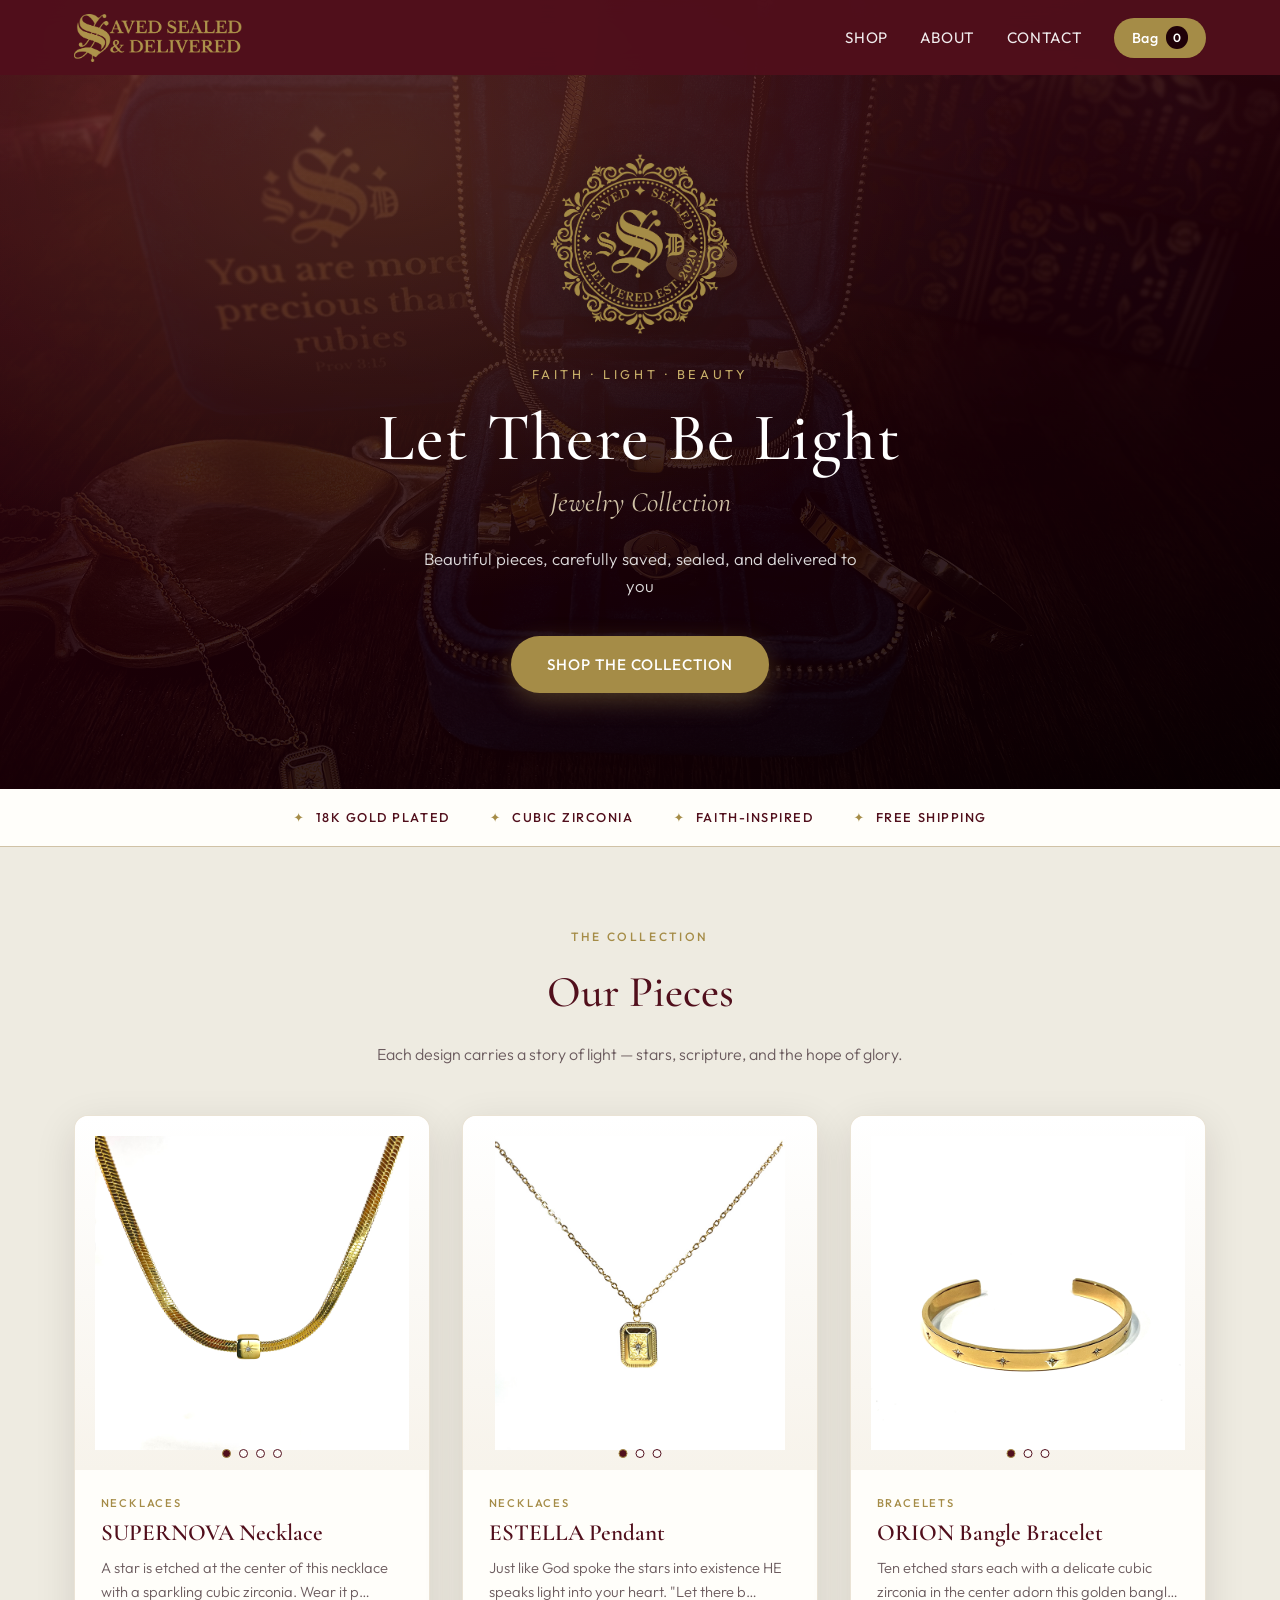
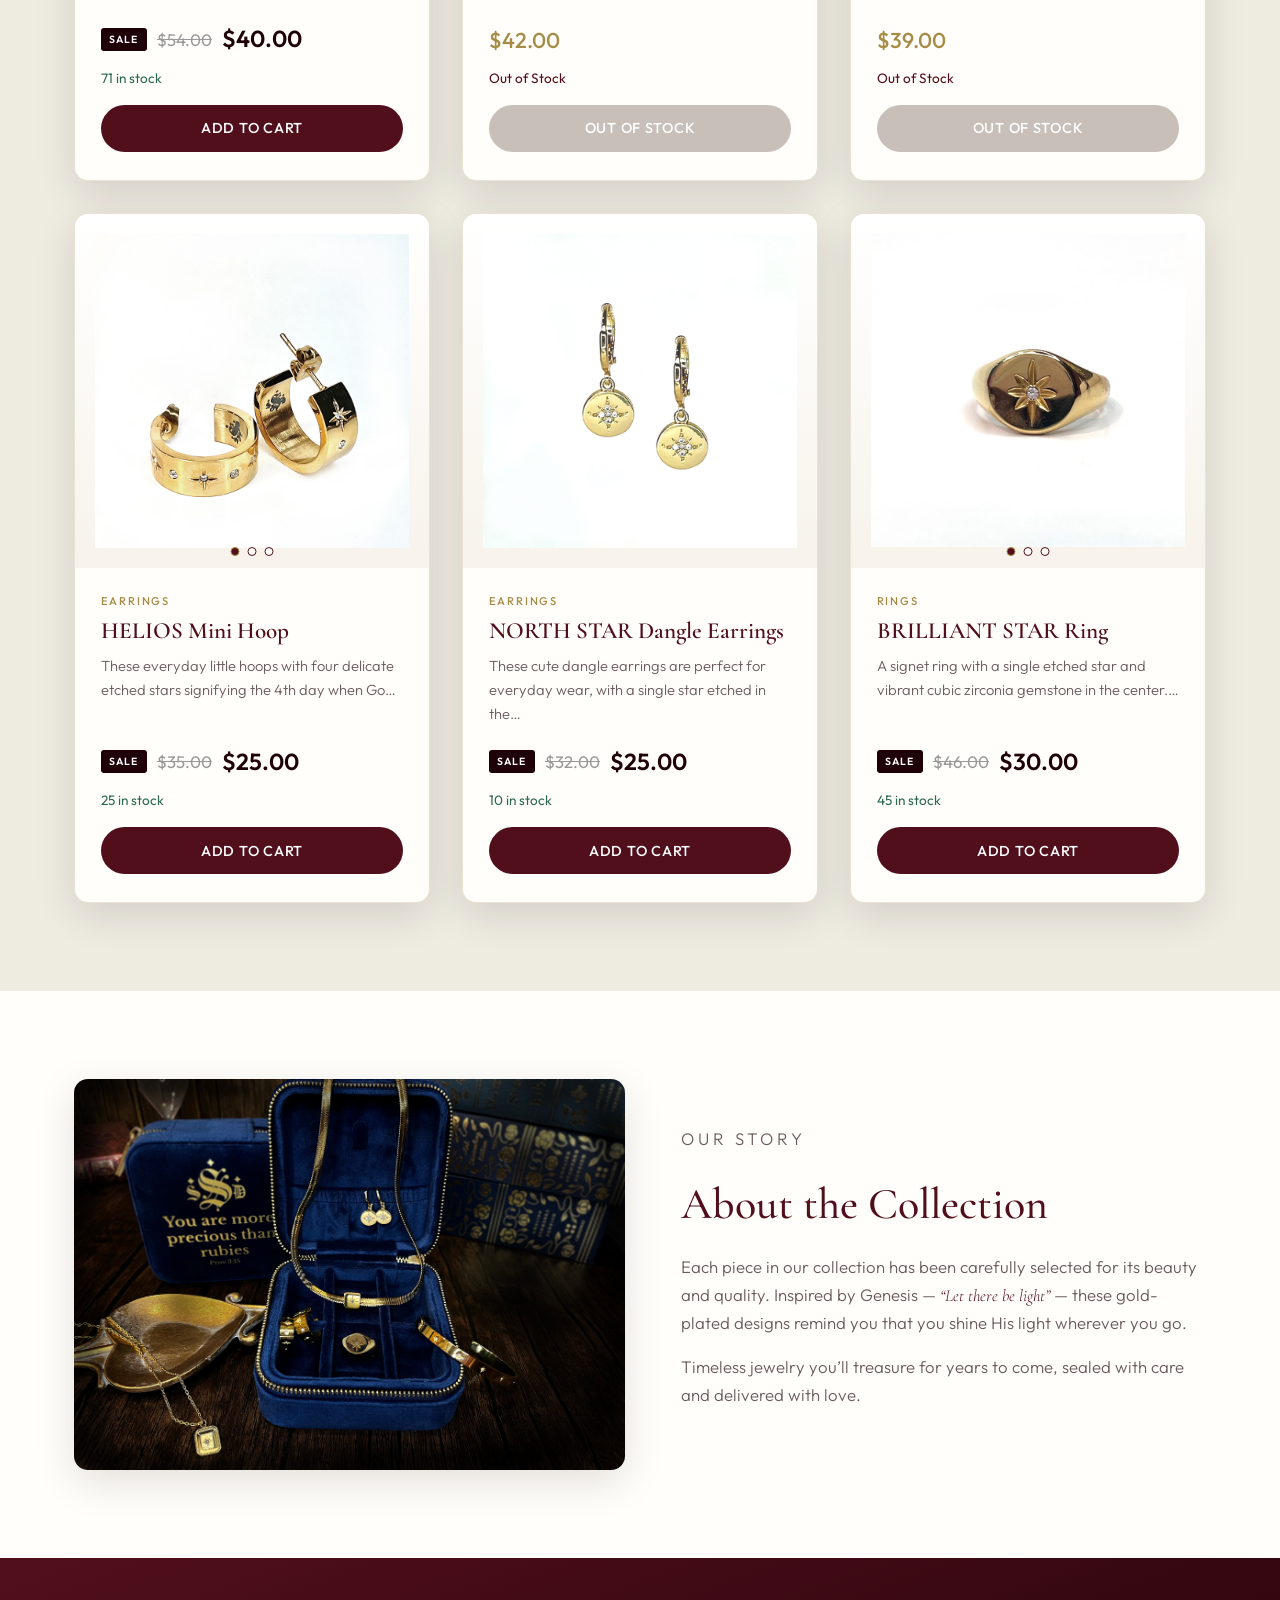
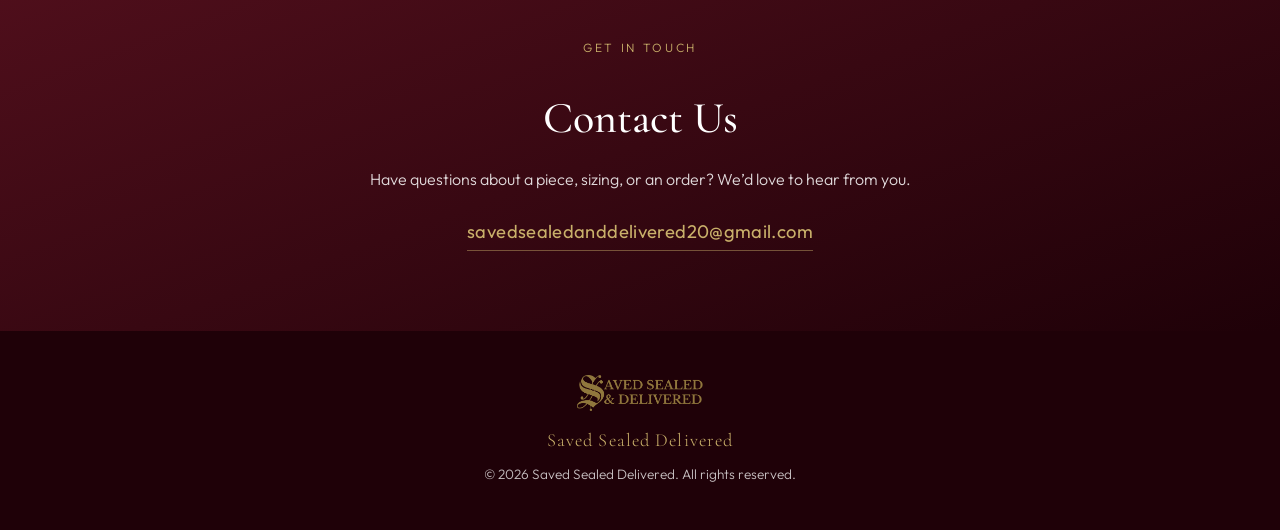
<file: index.html>
<!DOCTYPE html>
<html lang="en">
<head>
    <meta charset="UTF-8">
    <meta name="viewport" content="width=device-width, initial-scale=1.0">
    <meta name="description" content="Saved Sealed Delivered — Let There Be Light jewelry collection. Faith-inspired gold-plated pieces, carefully saved, sealed, and delivered.">
    <title>Saved Sealed Delivered | Let There Be Light Jewelry</title>
    <link rel="preconnect" href="https://fonts.googleapis.com">
    <link rel="preconnect" href="https://fonts.gstatic.com" crossorigin>
    <link href="https://fonts.googleapis.com/css2?family=Cormorant+Garamond:ital,wght@0,400;0,500;0,600;0,700;1,400&family=Outfit:wght@300;400;500;600&display=swap" rel="stylesheet">
    <link rel="stylesheet" href="styles.css">
</head>
<body>
    <header>
        <nav class="navbar" id="navbar">
            <div class="container nav-inner">
                <a href="index.html" class="logo" aria-label="Saved Sealed Delivered home">
                    <img src="pics/horizontal%20SSD.png" alt="Saved Sealed Delivered" class="logo-image">
                </a>
                <button class="nav-toggle" id="nav-toggle" aria-label="Open menu" aria-expanded="false">
                    <span></span><span></span><span></span>
                </button>
                <div class="nav-links" id="nav-links">
                    <a href="#products">Shop</a>
                    <a href="#about">About</a>
                    <a href="#contact">Contact</a>
                    <button id="cart-btn" class="cart-button" type="button">
                        <span class="cart-label">Bag</span>
                        <span id="cart-count" class="cart-badge">0</span>
                    </button>
                </div>
            </div>
        </nav>
    </header>

    <section class="hero">
        <div class="hero-overlay"></div>
        <div class="hero-content">
            <img src="pics/logo%20SSD%20-%20gold.png" alt="Saved Sealed Delivered gold logo" class="hero-logo">
            <p class="hero-eyebrow">Faith · Light · Beauty</p>
            <h1>Let There Be Light</h1>
            <p class="hero-tagline">Jewelry Collection</p>
            <p class="hero-sub">Beautiful pieces, carefully saved, sealed, and delivered to you</p>
            <a href="#products" class="cta-button">Shop the Collection</a>
        </div>
    </section>

    <section class="trust-bar">
        <div class="container trust-inner">
            <div class="trust-item"><span class="trust-mark">✦</span> 18K Gold Plated</div>
            <div class="trust-item"><span class="trust-mark">✦</span> Cubic Zirconia</div>
            <div class="trust-item"><span class="trust-mark">✦</span> Faith-Inspired</div>
            <div class="trust-item"><span class="trust-mark">✦</span> Free Shipping</div>
        </div>
    </section>

    <section id="products" class="products-section">
        <div class="container">
            <div class="section-header">
                <p class="section-eyebrow">The Collection</p>
                <h2>Our Pieces</h2>
                <p class="section-lead">Each design carries a story of light — stars, scripture, and the hope of glory.</p>
            </div>
            <div id="product-grid" class="product-grid">
                <!-- Products loaded by app.js -->
            </div>
        </div>
    </section>

    <section id="about" class="about-section">
        <div class="container about-grid">
            <div class="about-visual">
                <img src="pics/jewelry%20cover.jpg" alt="Let There Be Light Jewelry Collection" class="about-jewelry-image">
            </div>
            <div class="about-copy">
                <p class="section-eyebrow">Our Story</p>
                <h2>About the Collection</h2>
                <p>Each piece in our collection has been carefully selected for its beauty and quality. Inspired by Genesis — <em>“Let there be light”</em> — these gold-plated designs remind you that you shine His light wherever you go.</p>
                <p>Timeless jewelry you’ll treasure for years to come, sealed with care and delivered with love.</p>
            </div>
        </div>
    </section>

    <section id="contact" class="contact-section">
        <div class="container contact-inner">
            <p class="section-eyebrow">Get in Touch</p>
            <h2>Contact Us</h2>
            <p>Have questions about a piece, sizing, or an order? We’d love to hear from you.</p>
            <a class="contact-email" href="mailto:savedsealedanddelivered20@gmail.com">savedsealedanddelivered20@gmail.com</a>
        </div>
    </section>

    <!-- Shopping Cart Modal -->
    <div id="cart-modal" class="modal" role="dialog" aria-modal="true" aria-labelledby="cart-title">
        <div class="modal-content cart-modal-content">
            <button type="button" class="close" aria-label="Close cart">&times;</button>
            <h2 id="cart-title">Shopping Cart</h2>
            <div id="cart-items"></div>
            <div class="cart-total">
                <h3>Total: $<span id="cart-total">0.00</span></h3>
            </div>
            <button id="checkout-btn" class="checkout-button" type="button">Proceed to Checkout</button>
        </div>
    </div>

    <!-- Product Detail Modal -->
    <div id="product-modal" class="modal" role="dialog" aria-modal="true">
        <div class="modal-content product-modal-content">
            <button type="button" class="close-product" aria-label="Close">&times;</button>
            <div id="product-detail"></div>
        </div>
    </div>

    <footer>
        <div class="container footer-inner">
            <img src="pics/horizontal%20SSD.png" alt="" class="footer-logo">
            <p class="footer-brand">Saved Sealed Delivered</p>
            <p>&copy; 2026 Saved Sealed Delivered. All rights reserved.</p>
        </div>
    </footer>

    <script src="products.js"></script>
    <script src="cart.js"></script>
    <script src="app.js"></script>
    <script>
        (function () {
            var toggle = document.getElementById('nav-toggle');
            var links = document.getElementById('nav-links');
            if (!toggle || !links) return;
            toggle.addEventListener('click', function () {
                var open = links.classList.toggle('open');
                toggle.setAttribute('aria-expanded', open ? 'true' : 'false');
            });
            links.querySelectorAll('a').forEach(function (a) {
                a.addEventListener('click', function () {
                    links.classList.remove('open');
                    toggle.setAttribute('aria-expanded', 'false');
                });
            });
            window.addEventListener('scroll', function () {
                document.getElementById('navbar').classList.toggle('scrolled', window.scrollY > 20);
            });
        })();
    </script>
</body>
</html>
</file>
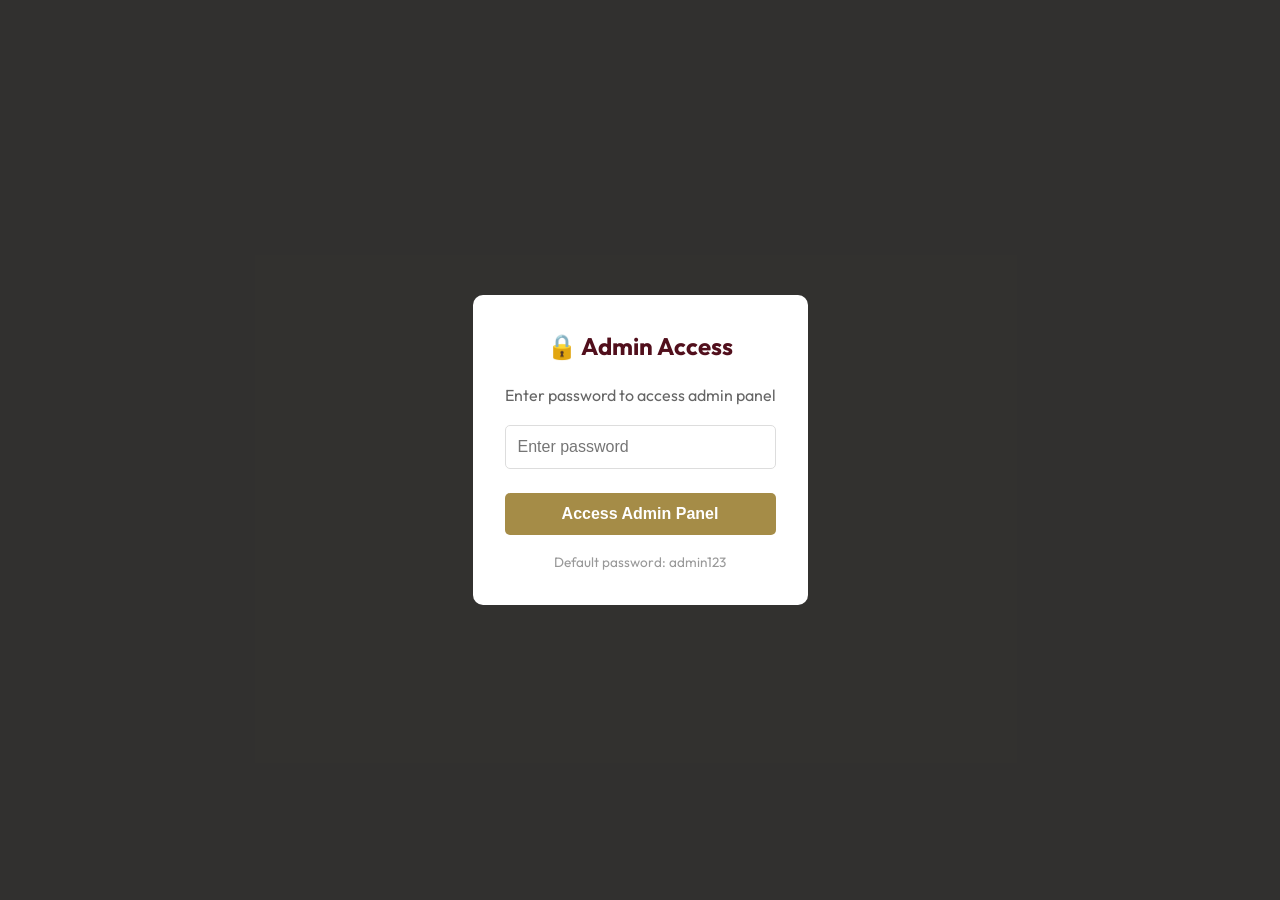
<file: admin.html>
<!DOCTYPE html>
<html lang="en">
<head>
    <meta charset="UTF-8">
    <meta name="viewport" content="width=device-width, initial-scale=1.0">
    <title>Admin Panel - Saved Sealed Delivered</title>
    <link href="https://fonts.googleapis.com/css2?family=Cormorant+Garamond:wght@500;600&family=Outfit:wght@300;400;500&display=swap" rel="stylesheet">
    <link rel="stylesheet" href="styles.css">
    <style>
        .admin-container {
            max-width: 1200px;
            margin: 100px auto 50px;
            padding: 2rem;
        }
        
        .admin-header {
            background: linear-gradient(135deg, #510F1C 0%, #1F0108 100%);
            color: white;
            padding: 2rem;
            border-radius: 10px;
            margin-bottom: 2rem;
            text-align: center;
        }
        
        .admin-section {
            background: white;
            padding: 2rem;
            border-radius: 10px;
            box-shadow: 0 4px 6px rgba(0,0,0,0.1);
            margin-bottom: 2rem;
        }
        
        .admin-section h2 {
            color: #510F1C;
            margin-bottom: 1.5rem;
            border-bottom: 2px solid #A58C47;
            padding-bottom: 0.5rem;
        }
        
        .products-table {
            width: 100%;
            border-collapse: collapse;
            margin-top: 1rem;
        }
        
        .products-table th,
        .products-table td {
            padding: 1rem;
            text-align: left;
            border-bottom: 1px solid #ddd;
        }
        
        .products-table th {
            background: #f8f9fa;
            color: #510F1C;
            font-weight: 600;
        }
        
        .products-table tr:hover {
            background: #f8f9fa;
        }
        
        .stock-input {
            width: 80px;
            padding: 0.5rem;
            border: 1px solid #ddd;
            border-radius: 5px;
            text-align: center;
        }
        
        .update-btn {
            background: #A58C47;
            color: white;
            border: none;
            padding: 0.5rem 1rem;
            border-radius: 5px;
            cursor: pointer;
            font-weight: 600;
            transition: background 0.3s;
        }
        
        .update-btn:hover {
            background: #5568d3;
        }
        
        .stats-grid {
            display: grid;
            grid-template-columns: repeat(auto-fit, minmax(200px, 1fr));
            gap: 1.5rem;
            margin-bottom: 2rem;
        }
        
        .stat-card {
            background: linear-gradient(135deg, #510F1C 0%, #1F0108 100%);
            color: white;
            padding: 1.5rem;
            border-radius: 10px;
            text-align: center;
        }
        
        .stat-card h3 {
            font-size: 2rem;
            margin-bottom: 0.5rem;
        }
        
        .stat-card p {
            font-size: 0.9rem;
            opacity: 0.9;
        }
        
        .orders-table {
            width: 100%;
            border-collapse: collapse;
            margin-top: 1rem;
        }
        
        .orders-table th,
        .orders-table td {
            padding: 1rem;
            text-align: left;
            border-bottom: 1px solid #ddd;
        }
        
        .orders-table th {
            background: #f8f9fa;
            color: #510F1C;
            font-weight: 600;
        }
        
        .orders-table tr:hover {
            background: #f8f9fa;
        }
        
        .password-prompt {
            position: fixed;
            top: 0;
            left: 0;
            width: 100%;
            height: 100%;
            background: rgba(0,0,0,0.8);
            display: flex;
            align-items: center;
            justify-content: center;
            z-index: 3000;
        }
        
        .password-box {
            background: white;
            padding: 2rem;
            border-radius: 10px;
            max-width: 400px;
            text-align: center;
        }
        
        .password-box h2 {
            color: #510F1C;
            margin-bottom: 1rem;
        }
        
        .password-box input {
            width: 100%;
            padding: 0.75rem;
            border: 1px solid #ddd;
            border-radius: 5px;
            margin-bottom: 1rem;
            font-size: 1rem;
        }
        
        .password-box button {
            width: 100%;
            background: #A58C47;
            color: white;
            border: none;
            padding: 0.75rem;
            border-radius: 5px;
            cursor: pointer;
            font-weight: 600;
            font-size: 1rem;
        }
        
        .password-box button:hover {
            background: #5568d3;
        }
        
        .error-message {
            color: #c0392b;
            margin-top: 0.5rem;
            font-size: 0.9rem;
        }
        
        .success-message {
            background: #27ae60;
            color: white;
            padding: 1rem;
            border-radius: 5px;
            margin-bottom: 1rem;
            display: none;
        }
    </style>
</head>
<body>
    <!-- Password Protection -->
    <div id="password-prompt" class="password-prompt">
        <div class="password-box">
            <h2>🔒 Admin Access</h2>
            <p style="color: #666; margin-bottom: 1rem;">Enter password to access admin panel</p>
            <input type="password" id="admin-password" placeholder="Enter password">
            <div id="password-error" class="error-message"></div>
            <button onclick="checkPassword()">Access Admin Panel</button>
            <p style="margin-top: 1rem; font-size: 0.85rem; color: #999;">Default password: admin123</p>
        </div>
    </div>

    <!-- Admin Panel (hidden until authenticated) -->
    <div id="admin-content" style="display: none;">
        <header>
            <nav class="navbar">
                <div class="container">
                    <div class="logo">
                        <img src="pics/horizontal SSD.png" alt="Saved Sealed Delivered" class="logo-image">
                    </div>
                    <div class="nav-links">
                        <a href="index.html">View Store</a>
                        <button onclick="logout()" style="background: #c0392b; color: white; border: none; padding: 0.5rem 1rem; border-radius: 5px; cursor: pointer;">Logout</button>
                    </div>
                </div>
            </nav>
        </header>

        <div class="admin-container">
            <div class="admin-header">
                <h1>Saved Sealed Delivered - Admin Dashboard</h1>
                <p>Manage your inventory and view orders</p>
            </div>

            <div id="success-banner" class="success-message"></div>

            <!-- Statistics -->
            <div class="stats-grid">
                <div class="stat-card">
                    <h3 id="total-products">0</h3>
                    <p>Total Products</p>
                </div>
                <div class="stat-card">
                    <h3 id="total-stock">0</h3>
                    <p>Items in Stock</p>
                </div>
                <div class="stat-card">
                    <h3 id="total-orders">0</h3>
                    <p>Total Orders</p>
                </div>
                <div class="stat-card">
                    <h3 id="total-revenue">$0</h3>
                    <p>Total Revenue</p>
                </div>
            </div>

            <!-- Inventory Management -->
            <div class="admin-section">
                <h2>Inventory Management</h2>
                <table class="products-table">
                    <thead>
                        <tr>
                            <th>Product Name</th>
                            <th>Category</th>
                            <th>Price</th>
                            <th>Current Stock</th>
                            <th>New Stock</th>
                            <th>Action</th>
                        </tr>
                    </thead>
                    <tbody id="inventory-table-body">
                    </tbody>
                </table>
            </div>

            <!-- Recent Orders -->
            <div class="admin-section">
                <h2>Recent Orders</h2>
                <div id="orders-container">
                    <p style="text-align: center; color: #666;">No orders yet</p>
                </div>
            </div>
        </div>

        <footer>
            <div class="container">
                <p>&copy; 2026 Saved Sealed Delivered. All rights reserved.</p>
            </div>
        </footer>
    </div>

    <script src="products.js"></script>
    <script src="cart.js"></script>
    <script src="admin.js"></script>
</body>
</html>
</file>
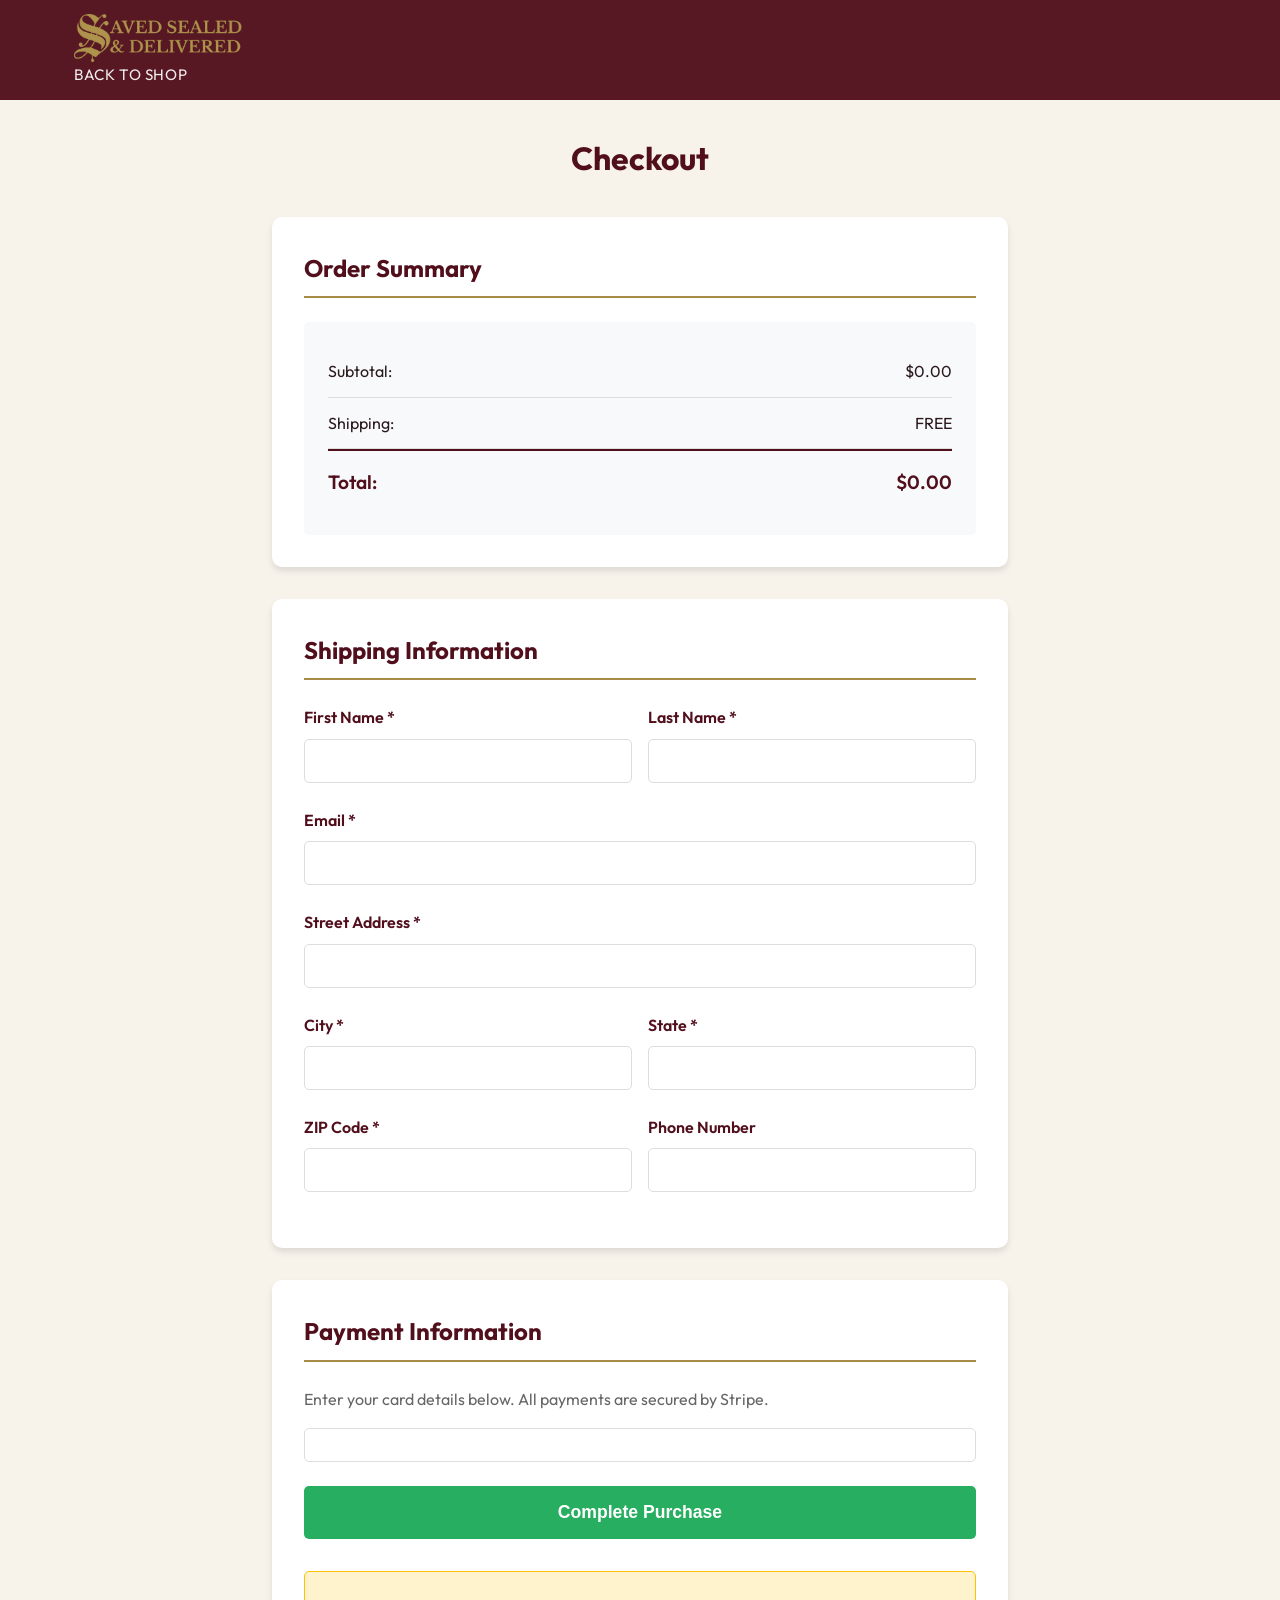
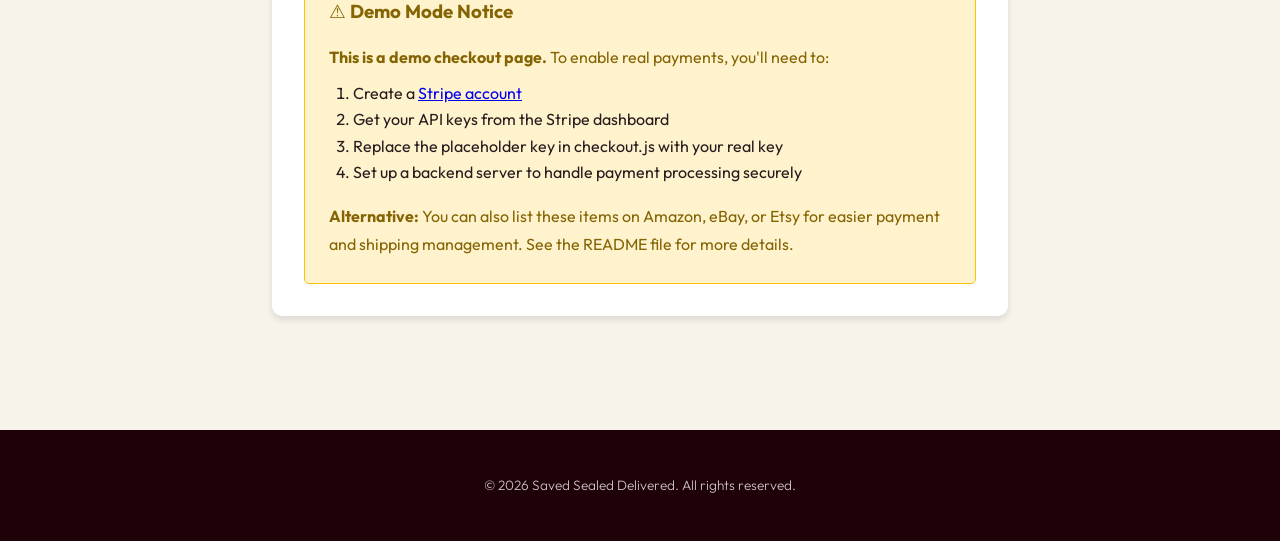
<file: checkout.html>
<!DOCTYPE html>
<html lang="en">
<head>
    <meta charset="UTF-8">
    <meta name="viewport" content="width=device-width, initial-scale=1.0">
    <title>Checkout - Saved Sealed Delivered</title>
    <link rel="preconnect" href="https://fonts.googleapis.com">
    <link href="https://fonts.googleapis.com/css2?family=Cormorant+Garamond:wght@500;600&family=Outfit:wght@300;400;500&display=swap" rel="stylesheet">
    <link rel="stylesheet" href="styles.css">
    <script src="https://js.stripe.com/v3/"></script>
    <style>
        .checkout-container {
            max-width: 800px;
            margin: 100px auto 50px;
            padding: 2rem;
        }
        
        .checkout-section {
            background: white;
            padding: 2rem;
            border-radius: 10px;
            box-shadow: 0 4px 6px rgba(0,0,0,0.1);
            margin-bottom: 2rem;
        }
        
        .checkout-section h2 {
            color: #510F1C;
            margin-bottom: 1.5rem;
            border-bottom: 2px solid #A58C47;
            padding-bottom: 0.5rem;
        }
        
        .form-group {
            margin-bottom: 1.5rem;
        }
        
        .form-group label {
            display: block;
            margin-bottom: 0.5rem;
            color: #510F1C;
            font-weight: 600;
        }
        
        .form-group input, .form-group select {
            width: 100%;
            padding: 0.75rem;
            border: 1px solid #ddd;
            border-radius: 5px;
            font-size: 1rem;
        }
        
        .form-group input:focus, .form-group select:focus {
            outline: none;
            border-color: #A58C47;
        }
        
        .form-row {
            display: grid;
            grid-template-columns: 1fr 1fr;
            gap: 1rem;
        }
        
        .order-summary {
            background: #f8f9fa;
            padding: 1.5rem;
            border-radius: 5px;
        }
        
        .summary-item {
            display: flex;
            justify-content: space-between;
            padding: 0.75rem 0;
            border-bottom: 1px solid #ddd;
        }
        
        .summary-item:last-child {
            border-bottom: none;
            font-weight: 600;
            font-size: 1.2rem;
            color: #510F1C;
            padding-top: 1rem;
            border-top: 2px solid #510F1C;
        }
        
        .order-items {
            margin-bottom: 1rem;
        }
        
        .order-item {
            display: flex;
            justify-content: space-between;
            padding: 0.5rem 0;
            font-size: 0.9rem;
        }
        
        #card-element {
            padding: 1rem;
            border: 1px solid #ddd;
            border-radius: 5px;
            background: white;
        }
        
        #card-errors {
            color: #c0392b;
            margin-top: 0.5rem;
            font-size: 0.9rem;
        }
        
        .payment-btn {
            width: 100%;
            background: #27ae60;
            color: white;
            border: none;
            padding: 1rem;
            border-radius: 5px;
            font-size: 1.1rem;
            font-weight: 600;
            cursor: pointer;
            margin-top: 1rem;
            transition: background 0.3s;
        }
        
        .payment-btn:hover:not(:disabled) {
            background: #229954;
        }
        
        .payment-btn:disabled {
            background: #ccc;
            cursor: not-allowed;
        }
        
        .loading {
            display: none;
            text-align: center;
            margin: 1rem 0;
        }
        
        .spinner {
            border: 3px solid #f3f3f3;
            border-top: 3px solid #A58C47;
            border-radius: 50%;
            width: 40px;
            height: 40px;
            animation: spin 1s linear infinite;
            margin: 0 auto;
        }
        
        @keyframes spin {
            0% { transform: rotate(0deg); }
            100% { transform: rotate(360deg); }
        }
        
        .success-message {
            display: none;
            background: #27ae60;
            color: white;
            padding: 1.5rem;
            border-radius: 5px;
            text-align: center;
            margin-top: 1rem;
        }
        
        .alternative-payment {
            margin-top: 2rem;
            padding: 1.5rem;
            background: #fff3cd;
            border-radius: 5px;
            border: 1px solid #ffc107;
        }
        
        .alternative-payment h3 {
            color: #856404;
            margin-bottom: 1rem;
        }
        
        .alternative-payment p {
            color: #856404;
            line-height: 1.8;
        }
    </style>
</head>
<body>
    <header>
        <nav class="navbar">
            <div class="container">
                <div class="logo">
                    <img src="pics/horizontal SSD.png" alt="Saved Sealed Delivered" class="logo-image">
                </div>
                <div class="nav-links">
                    <a href="index.html">Back to Shop</a>
                </div>
            </div>
        </nav>
    </header>

    <div class="checkout-container">
        <h1 style="text-align: center; color: #510F1C; margin-bottom: 2rem;">Checkout</h1>
        
        <!-- Order Summary -->
        <div class="checkout-section">
            <h2>Order Summary</h2>
            <div id="order-items" class="order-items"></div>
            <div class="order-summary">
                <div class="summary-item">
                    <span>Subtotal:</span>
                    <span id="subtotal">$0.00</span>
                </div>
                <div class="summary-item">
                    <span>Shipping:</span>
                    <span>FREE</span>
                </div>
                <div class="summary-item">
                    <span>Total:</span>
                    <span id="total">$0.00</span>
                </div>
            </div>
        </div>
        
        <!-- Shipping Information -->
        <div class="checkout-section">
            <h2>Shipping Information</h2>
            <form id="checkout-form">
                <div class="form-row">
                    <div class="form-group">
                        <label for="firstName">First Name *</label>
                        <input type="text" id="firstName" required>
                    </div>
                    <div class="form-group">
                        <label for="lastName">Last Name *</label>
                        <input type="text" id="lastName" required>
                    </div>
                </div>
                
                <div class="form-group">
                    <label for="email">Email *</label>
                    <input type="email" id="email" required>
                </div>
                
                <div class="form-group">
                    <label for="address">Street Address *</label>
                    <input type="text" id="address" required>
                </div>
                
                <div class="form-row">
                    <div class="form-group">
                        <label for="city">City *</label>
                        <input type="text" id="city" required>
                    </div>
                    <div class="form-group">
                        <label for="state">State *</label>
                        <input type="text" id="state" required>
                    </div>
                </div>
                
                <div class="form-row">
                    <div class="form-group">
                        <label for="zip">ZIP Code *</label>
                        <input type="text" id="zip" required>
                    </div>
                    <div class="form-group">
                        <label for="phone">Phone Number</label>
                        <input type="tel" id="phone">
                    </div>
                </div>
            </form>
        </div>
        
        <!-- Payment Information -->
        <div class="checkout-section">
            <h2>Payment Information</h2>
            <p style="margin-bottom: 1rem; color: #666;">Enter your card details below. All payments are secured by Stripe.</p>
            
            <div id="card-element"></div>
            <div id="card-errors"></div>
            
            <button id="submit-payment" class="payment-btn">Complete Purchase</button>
            
            <div class="loading" id="loading">
                <div class="spinner"></div>
                <p>Processing payment...</p>
            </div>
            
            <div class="success-message" id="success-message">
                <h3>✓ Payment Successful!</h3>
                <p>Thank you for your purchase. You will receive a confirmation email shortly.</p>
            </div>
            
            <div class="alternative-payment">
                <h3>⚠️ Demo Mode Notice</h3>
                <p><strong>This is a demo checkout page.</strong> To enable real payments, you'll need to:</p>
                <ol style="margin-top: 0.5rem; padding-left: 1.5rem;">
                    <li>Create a <a href="https://stripe.com" target="_blank">Stripe account</a></li>
                    <li>Get your API keys from the Stripe dashboard</li>
                    <li>Replace the placeholder key in checkout.js with your real key</li>
                    <li>Set up a backend server to handle payment processing securely</li>
                </ol>
                <p style="margin-top: 1rem;"><strong>Alternative:</strong> You can also list these items on Amazon, eBay, or Etsy for easier payment and shipping management. See the README file for more details.</p>
            </div>
        </div>
    </div>

    <footer>
        <div class="container">
            <p>&copy; 2026 Saved Sealed Delivered. All rights reserved.</p>
        </div>
    </footer>

    <script src="products.js"></script>
    <script src="cart.js"></script>
    <script src="checkout.js"></script>
</body>
</html>
</file>
<file: styles.css>
/* Saved Sealed Delivered — luxury jewelry storefront */

:root {
    --wine: #510F1C;
    --wine-deep: #1F0108;
    --gold: #A58C47;
    --gold-light: #C9B06A;
    --gold-soft: #D0C2A6;
    --cream: #F7F3EB;
    --cream-dark: #EEEBE1;
    --ivory: #FFFEFA;
    --ink: #2A1A1D;
    --muted: #6B5B5E;
    --success: #2d6a4f;
    --shadow: 0 12px 40px rgba(31, 1, 8, 0.12);
    --radius: 14px;
    --font-display: 'Cormorant Garamond', Georgia, serif;
    --font-body: 'Outfit', system-ui, sans-serif;
}

*,
*::before,
*::after {
    margin: 0;
    padding: 0;
    box-sizing: border-box;
}

html {
    scroll-behavior: smooth;
}

body {
    font-family: var(--font-body);
    font-weight: 400;
    line-height: 1.65;
    color: var(--ink);
    background: var(--cream);
    -webkit-font-smoothing: antialiased;
}

img {
    max-width: 100%;
    height: auto;
    display: block;
}

.container {
    max-width: 1180px;
    margin: 0 auto;
    padding: 0 1.5rem;
}

/* ——— Navigation ——— */
.navbar {
    background: rgba(81, 15, 28, 0.96);
    backdrop-filter: blur(12px);
    color: white;
    padding: 0.85rem 0;
    position: fixed;
    width: 100%;
    top: 0;
    z-index: 1000;
    transition: box-shadow 0.3s, padding 0.3s;
}

.navbar.scrolled {
    box-shadow: 0 4px 24px rgba(0, 0, 0, 0.25);
    padding: 0.6rem 0;
}

.nav-inner {
    display: flex;
    justify-content: space-between;
    align-items: center;
    gap: 1rem;
}

.logo {
    display: flex;
    align-items: center;
    text-decoration: none;
}

.logo-image {
    height: 48px;
    width: auto;
    object-fit: contain;
    filter: brightness(1.05);
}

.nav-links {
    display: flex;
    gap: 2rem;
    align-items: center;
}

.nav-links a {
    color: rgba(255, 255, 255, 0.92);
    text-decoration: none;
    font-size: 0.95rem;
    font-weight: 400;
    letter-spacing: 0.04em;
    text-transform: uppercase;
    transition: color 0.25s;
}

.nav-links a:hover {
    color: var(--gold-light);
}

.cart-button {
    display: inline-flex;
    align-items: center;
    gap: 0.5rem;
    background: var(--gold);
    color: white;
    border: none;
    padding: 0.55rem 1.1rem;
    border-radius: 999px;
    cursor: pointer;
    font-family: var(--font-body);
    font-weight: 500;
    font-size: 0.9rem;
    letter-spacing: 0.03em;
    transition: background 0.25s, transform 0.2s;
}

.cart-button:hover {
    background: var(--gold-light);
    transform: translateY(-1px);
}

.cart-badge,
#cart-count {
    background: var(--wine-deep);
    color: white;
    border-radius: 999px;
    min-width: 1.4rem;
    height: 1.4rem;
    padding: 0 0.4rem;
    font-size: 0.75rem;
    font-weight: 600;
    display: inline-flex;
    align-items: center;
    justify-content: center;
}

.nav-toggle {
    display: none;
    flex-direction: column;
    gap: 5px;
    background: transparent;
    border: none;
    cursor: pointer;
    padding: 0.4rem;
}

.nav-toggle span {
    display: block;
    width: 22px;
    height: 2px;
    background: white;
    border-radius: 1px;
}

/* ——— Hero ——— */
.hero {
    position: relative;
    background:
        radial-gradient(ellipse at 30% 20%, rgba(165, 140, 71, 0.25) 0%, transparent 50%),
        linear-gradient(160deg, var(--wine) 0%, var(--wine-deep) 55%, #0a0003 100%);
    color: white;
    padding: 9.5rem 1.5rem 6rem;
    text-align: center;
    margin-top: 0;
    overflow: hidden;
}

.hero-overlay {
    position: absolute;
    inset: 0;
    background: url("pics/jewelry%20cover.jpg") center/cover no-repeat;
    opacity: 0.12;
    pointer-events: none;
}

.hero-content {
    position: relative;
    z-index: 1;
    max-width: 720px;
    margin: 0 auto;
}

.hero-logo {
    width: min(180px, 42vw);
    height: auto;
    margin: 0 auto 1.75rem;
    filter: drop-shadow(0 8px 24px rgba(0, 0, 0, 0.45));
}

.hero-eyebrow {
    font-size: 0.8rem;
    letter-spacing: 0.28em;
    text-transform: uppercase;
    color: var(--gold-light);
    margin-bottom: 1rem;
    font-weight: 400;
}

.hero h1 {
    font-family: var(--font-display);
    font-size: clamp(2.6rem, 7vw, 4.2rem);
    font-weight: 500;
    line-height: 1.1;
    letter-spacing: 0.02em;
    margin-bottom: 0.25rem;
}

.hero-tagline {
    font-family: var(--font-display);
    font-size: clamp(1.25rem, 3vw, 1.75rem);
    font-style: italic;
    font-weight: 400;
    color: var(--gold-soft);
    margin-bottom: 1.25rem;
}

.hero-sub {
    font-size: 1.05rem;
    font-weight: 300;
    color: rgba(255, 255, 255, 0.85);
    margin-bottom: 2.25rem;
    max-width: 28rem;
    margin-left: auto;
    margin-right: auto;
}

.cta-button {
    background: var(--gold);
    color: white;
    padding: 1rem 2.25rem;
    text-decoration: none;
    border-radius: 999px;
    font-weight: 500;
    font-size: 0.95rem;
    letter-spacing: 0.06em;
    text-transform: uppercase;
    display: inline-block;
    transition: background 0.25s, transform 0.25s, box-shadow 0.25s;
    box-shadow: 0 8px 24px rgba(165, 140, 71, 0.35);
}

.cta-button:hover {
    background: var(--gold-light);
    transform: translateY(-2px);
    box-shadow: 0 12px 28px rgba(165, 140, 71, 0.45);
}

/* ——— Trust bar ——— */
.trust-bar {
    background: var(--ivory);
    border-bottom: 1px solid var(--gold-soft);
    padding: 1.1rem 0;
}

.trust-inner {
    display: flex;
    flex-wrap: wrap;
    justify-content: center;
    gap: 1.5rem 2.5rem;
}

.trust-item {
    font-size: 0.8rem;
    letter-spacing: 0.12em;
    text-transform: uppercase;
    color: var(--wine);
    font-weight: 500;
}

.trust-mark {
    color: var(--gold);
    margin-right: 0.35rem;
}

/* ——— Section headers ——— */
.section-header {
    text-align: center;
    margin-bottom: 3rem;
}

.section-eyebrow {
    font-size: 0.75rem;
    letter-spacing: 0.22em;
    text-transform: uppercase;
    color: var(--gold);
    margin-bottom: 0.6rem;
    font-weight: 500;
}

.section-header h2,
.about-copy h2,
.contact-section h2 {
    font-family: var(--font-display);
    font-size: clamp(2rem, 4vw, 2.75rem);
    font-weight: 500;
    color: var(--wine);
    margin-bottom: 0.75rem;
}

.section-lead {
    color: var(--muted);
    max-width: 36rem;
    margin: 0 auto;
    font-weight: 300;
}

/* ——— Products ——— */
.products-section {
    padding: 5rem 0 5.5rem;
    background: var(--cream-dark);
}

.product-grid {
    display: grid;
    grid-template-columns: repeat(2, 1fr);
    gap: 2rem;
}

.product-card {
    background: var(--ivory);
    border-radius: var(--radius);
    overflow: hidden;
    box-shadow: var(--shadow);
    transition: transform 0.35s ease, box-shadow 0.35s ease;
    cursor: pointer;
    border: 1px solid rgba(208, 194, 166, 0.45);
    display: flex;
    flex-direction: column;
}

.product-card:hover {
    transform: translateY(-6px);
    box-shadow: 0 20px 50px rgba(31, 1, 8, 0.16);
}

.product-image-container {
    position: relative;
    background: linear-gradient(180deg, #fff 0%, var(--cream) 100%);
    aspect-ratio: 1 / 1;
    overflow: hidden;
}

.product-image {
    width: 100%;
    height: 100%;
    object-fit: contain;
    padding: 1.25rem;
    transition: transform 0.5s ease;
}

.product-card:hover .product-image {
    transform: scale(1.04);
}

.product-image-dots {
    position: absolute;
    bottom: 12px;
    left: 50%;
    transform: translateX(-50%);
    display: flex;
    gap: 8px;
    z-index: 10;
}

.image-dot {
    width: 9px;
    height: 9px;
    border-radius: 50%;
    background: rgba(255, 255, 255, 0.65);
    border: 1.5px solid var(--wine);
    cursor: pointer;
    transition: all 0.25s;
}

.image-dot:hover {
    background: rgba(255, 255, 255, 0.95);
    transform: scale(1.15);
}

.image-dot.active {
    background: var(--wine);
    border-color: var(--gold);
}

.product-info {
    padding: 1.5rem 1.6rem 1.75rem;
    flex: 1;
    display: flex;
    flex-direction: column;
}

.product-category {
    font-size: 0.7rem;
    letter-spacing: 0.16em;
    text-transform: uppercase;
    color: var(--gold);
    margin-bottom: 0.4rem;
    font-weight: 500;
}

.product-info h3 {
    font-family: var(--font-display);
    font-size: 1.45rem;
    font-weight: 600;
    color: var(--wine);
    margin-bottom: 0.5rem;
    line-height: 1.25;
}

.product-info > p {
    color: var(--muted);
    font-size: 0.92rem;
    font-weight: 300;
    margin-bottom: 1rem;
    flex: 1;
}

.product-price {
    font-size: 1.35rem;
    color: var(--gold);
    font-weight: 500;
    margin-bottom: 0.5rem;
    display: flex;
    align-items: center;
    gap: 0.65rem;
    flex-wrap: wrap;
}

.sale-badge {
    background: var(--wine-deep);
    color: white;
    padding: 0.2rem 0.55rem;
    font-size: 0.65rem;
    border-radius: 3px;
    font-weight: 600;
    letter-spacing: 0.08em;
}

.original-price {
    font-size: 1.05rem;
    color: #999;
    text-decoration: line-through;
    font-weight: 400;
}

.sale-price {
    font-size: 1.45rem;
    color: var(--wine-deep);
    font-weight: 600;
}

.stock-info {
    color: var(--success);
    font-size: 0.85rem;
    margin-bottom: 1rem;
}

.stock-info.low-stock {
    color: #c47a2c;
}

.stock-info.out-of-stock {
    color: var(--wine);
}

.add-to-cart-btn {
    width: 100%;
    background: var(--wine);
    color: white;
    border: none;
    padding: 0.9rem 1rem;
    border-radius: 999px;
    cursor: pointer;
    font-family: var(--font-body);
    font-weight: 500;
    font-size: 0.9rem;
    letter-spacing: 0.05em;
    text-transform: uppercase;
    transition: background 0.25s, transform 0.2s;
    margin-top: auto;
}

.add-to-cart-btn:hover:not(:disabled) {
    background: var(--wine-deep);
    transform: translateY(-1px);
}

.add-to-cart-btn:disabled {
    background: #c8c0b8;
    cursor: not-allowed;
}

/* ——— About ——— */
.about-section {
    padding: 5.5rem 0;
    background: var(--ivory);
}

.about-grid {
    display: grid;
    grid-template-columns: 1.05fr 1fr;
    gap: 3.5rem;
    align-items: center;
}

.about-jewelry-image {
    width: 100%;
    border-radius: var(--radius);
    box-shadow: var(--shadow);
    object-fit: cover;
    max-height: 520px;
}

.about-copy p {
    color: var(--muted);
    margin-bottom: 1rem;
    font-size: 1.05rem;
    font-weight: 300;
}

.about-copy em {
    color: var(--wine);
    font-family: var(--font-display);
    font-style: italic;
}

/* ——— Contact ——— */
.contact-section {
    padding: 5rem 0;
    text-align: center;
    background:
        linear-gradient(160deg, var(--wine) 0%, var(--wine-deep) 100%);
    color: white;
}

.contact-section .section-eyebrow {
    color: var(--gold-light);
}

.contact-section h2 {
    color: white;
}

.contact-inner p {
    color: rgba(255, 255, 255, 0.85);
    font-weight: 300;
    margin-bottom: 1.5rem;
}

.contact-email {
    display: inline-block;
    color: var(--gold-light);
    text-decoration: none;
    font-size: 1.15rem;
    letter-spacing: 0.02em;
    border-bottom: 1px solid rgba(201, 176, 106, 0.45);
    padding-bottom: 0.2rem;
    transition: color 0.25s, border-color 0.25s;
}

.contact-email:hover {
    color: white;
    border-color: white;
}

.contact-section a {
    color: var(--gold-light);
}

/* ——— Modals ——— */
.modal {
    display: none;
    position: fixed;
    z-index: 2000;
    left: 0;
    top: 0;
    width: 100%;
    height: 100%;
    background-color: rgba(31, 1, 8, 0.55);
    overflow: auto;
    backdrop-filter: blur(4px);
}

.modal-content {
    background-color: var(--ivory);
    margin: 4% auto;
    padding: 2rem;
    border-radius: var(--radius);
    max-width: 600px;
    width: calc(100% - 2rem);
    position: relative;
    animation: slideIn 0.3s ease;
    box-shadow: 0 24px 60px rgba(0, 0, 0, 0.3);
    border: 1px solid var(--gold-soft);
}

.product-modal-content {
    max-width: 860px;
}

.modal-content h2 {
    font-family: var(--font-display);
    color: var(--wine);
    font-weight: 600;
    margin-bottom: 1rem;
}

@keyframes slideIn {
    from {
        transform: translateY(-40px);
        opacity: 0;
    }
    to {
        transform: translateY(0);
        opacity: 1;
    }
}

.close,
.close-product {
    position: absolute;
    right: 1rem;
    top: 0.75rem;
    color: #999;
    font-size: 1.75rem;
    font-weight: 300;
    cursor: pointer;
    line-height: 1;
    background: none;
    border: none;
    padding: 0.25rem 0.5rem;
}

.close:hover,
.close-product:hover {
    color: var(--wine);
}

.cart-item {
    display: flex;
    justify-content: space-between;
    align-items: center;
    padding: 1rem 0;
    border-bottom: 1px solid var(--gold-soft);
    gap: 1rem;
}

.cart-item-info {
    flex: 1;
}

.cart-item-info h4 {
    font-family: var(--font-display);
    color: var(--wine);
    margin-bottom: 0.25rem;
    font-size: 1.15rem;
}

.quantity-controls {
    display: flex;
    align-items: center;
    gap: 0.5rem;
    margin-top: 0.5rem;
}

.quantity-btn {
    background: var(--gold);
    color: white;
    border: none;
    width: 28px;
    height: 28px;
    border-radius: 50%;
    cursor: pointer;
    font-weight: 600;
    font-size: 0.95rem;
    line-height: 1;
}

.quantity-btn:hover {
    background: var(--wine);
}

.remove-btn {
    background: transparent;
    color: var(--wine);
    border: 1px solid var(--wine);
    padding: 0.4rem 0.85rem;
    border-radius: 999px;
    cursor: pointer;
    font-family: var(--font-body);
    font-size: 0.8rem;
}

.remove-btn:hover {
    background: var(--wine);
    color: white;
}

.cart-total {
    text-align: right;
    padding: 1.25rem 0 0;
    border-top: 2px solid var(--wine);
    margin-top: 1rem;
}

.cart-total h3 {
    font-family: var(--font-display);
    color: var(--wine);
    font-size: 1.5rem;
}

.checkout-button {
    width: 100%;
    background: var(--wine);
    color: white;
    border: none;
    padding: 1rem;
    border-radius: 999px;
    cursor: pointer;
    font-family: var(--font-body);
    font-size: 0.95rem;
    font-weight: 500;
    letter-spacing: 0.05em;
    text-transform: uppercase;
    margin-top: 1rem;
    transition: background 0.25s;
}

.checkout-button:hover:not(:disabled) {
    background: var(--wine-deep);
}

.checkout-button:disabled {
    background: #c8c0b8;
    cursor: not-allowed;
}

/* ——— Product detail ——— */
.product-detail-content {
    display: grid;
    grid-template-columns: 1fr 1fr;
    gap: 2rem;
}

.product-images {
    display: flex;
    flex-direction: column;
    gap: 1rem;
}

.product-detail-image {
    width: 100%;
    border-radius: 10px;
    background: var(--cream);
    box-shadow: 0 4px 16px rgba(0, 0, 0, 0.08);
}

.product-thumbnails {
    display: flex;
    gap: 0.5rem;
    flex-wrap: wrap;
}

.product-thumbnail {
    width: 72px;
    height: 72px;
    object-fit: cover;
    border-radius: 6px;
    cursor: pointer;
    border: 2px solid transparent;
    transition: border-color 0.25s, transform 0.25s;
}

.product-thumbnail:hover {
    transform: scale(1.04);
    border-color: var(--gold);
}

.product-thumbnail.active {
    border-color: var(--wine);
}

.product-detail-info h2 {
    font-family: var(--font-display);
    color: var(--wine);
    margin-bottom: 1rem;
    font-size: 1.85rem;
}

.product-detail-info .product-price {
    font-size: 1.75rem;
    margin-bottom: 1rem;
}

.product-detail-info .product-description {
    margin-bottom: 1.5rem;
    line-height: 1.8;
    color: var(--muted);
    font-weight: 300;
}

.size-selector {
    margin-bottom: 1.5rem;
}

.size-selector label {
    display: block;
    font-weight: 500;
    color: var(--wine);
    margin-bottom: 0.5rem;
    font-size: 0.9rem;
}

.size-select {
    width: 100%;
    padding: 0.75rem 1rem;
    border: 1.5px solid var(--gold-soft);
    border-radius: 8px;
    font-size: 1rem;
    font-family: var(--font-body);
    background: white;
    cursor: pointer;
    transition: border-color 0.25s;
}

.size-select:hover,
.size-select:focus {
    outline: none;
    border-color: var(--gold);
}

/* ——— Footer ——— */
footer {
    background: var(--wine-deep);
    color: rgba(255, 255, 255, 0.75);
    text-align: center;
    padding: 2.75rem 0;
}

.footer-inner {
    display: flex;
    flex-direction: column;
    align-items: center;
    gap: 0.5rem;
}

.footer-logo {
    height: 36px;
    width: auto;
    opacity: 0.85;
    margin-bottom: 0.35rem;
}

.footer-brand {
    font-family: var(--font-display);
    color: var(--gold-light);
    font-size: 1.15rem;
    letter-spacing: 0.06em;
}

footer p {
    font-size: 0.85rem;
    font-weight: 300;
}

/* ——— Responsive ——— */
@media (max-width: 900px) {
    .about-grid {
        grid-template-columns: 1fr;
        gap: 2rem;
    }

    .product-grid {
        gap: 1.5rem;
    }
}

@media (max-width: 768px) {
    .nav-toggle {
        display: flex;
    }

    .nav-links {
        display: none;
        position: absolute;
        top: 100%;
        left: 0;
        right: 0;
        background: var(--wine);
        flex-direction: column;
        padding: 1.25rem 1.5rem 1.5rem;
        gap: 1rem;
        box-shadow: 0 12px 24px rgba(0, 0, 0, 0.2);
    }

    .nav-links.open {
        display: flex;
    }

    .hero {
        padding: 8rem 1.25rem 4.5rem;
    }

    .product-grid {
        grid-template-columns: 1fr;
    }

    .product-detail-content {
        grid-template-columns: 1fr;
    }

    .trust-inner {
        gap: 0.85rem 1.25rem;
    }

    .trust-item {
        font-size: 0.7rem;
    }
}

@media (min-width: 1100px) {
    .product-grid {
        grid-template-columns: repeat(3, 1fr);
    }
}
</file>
